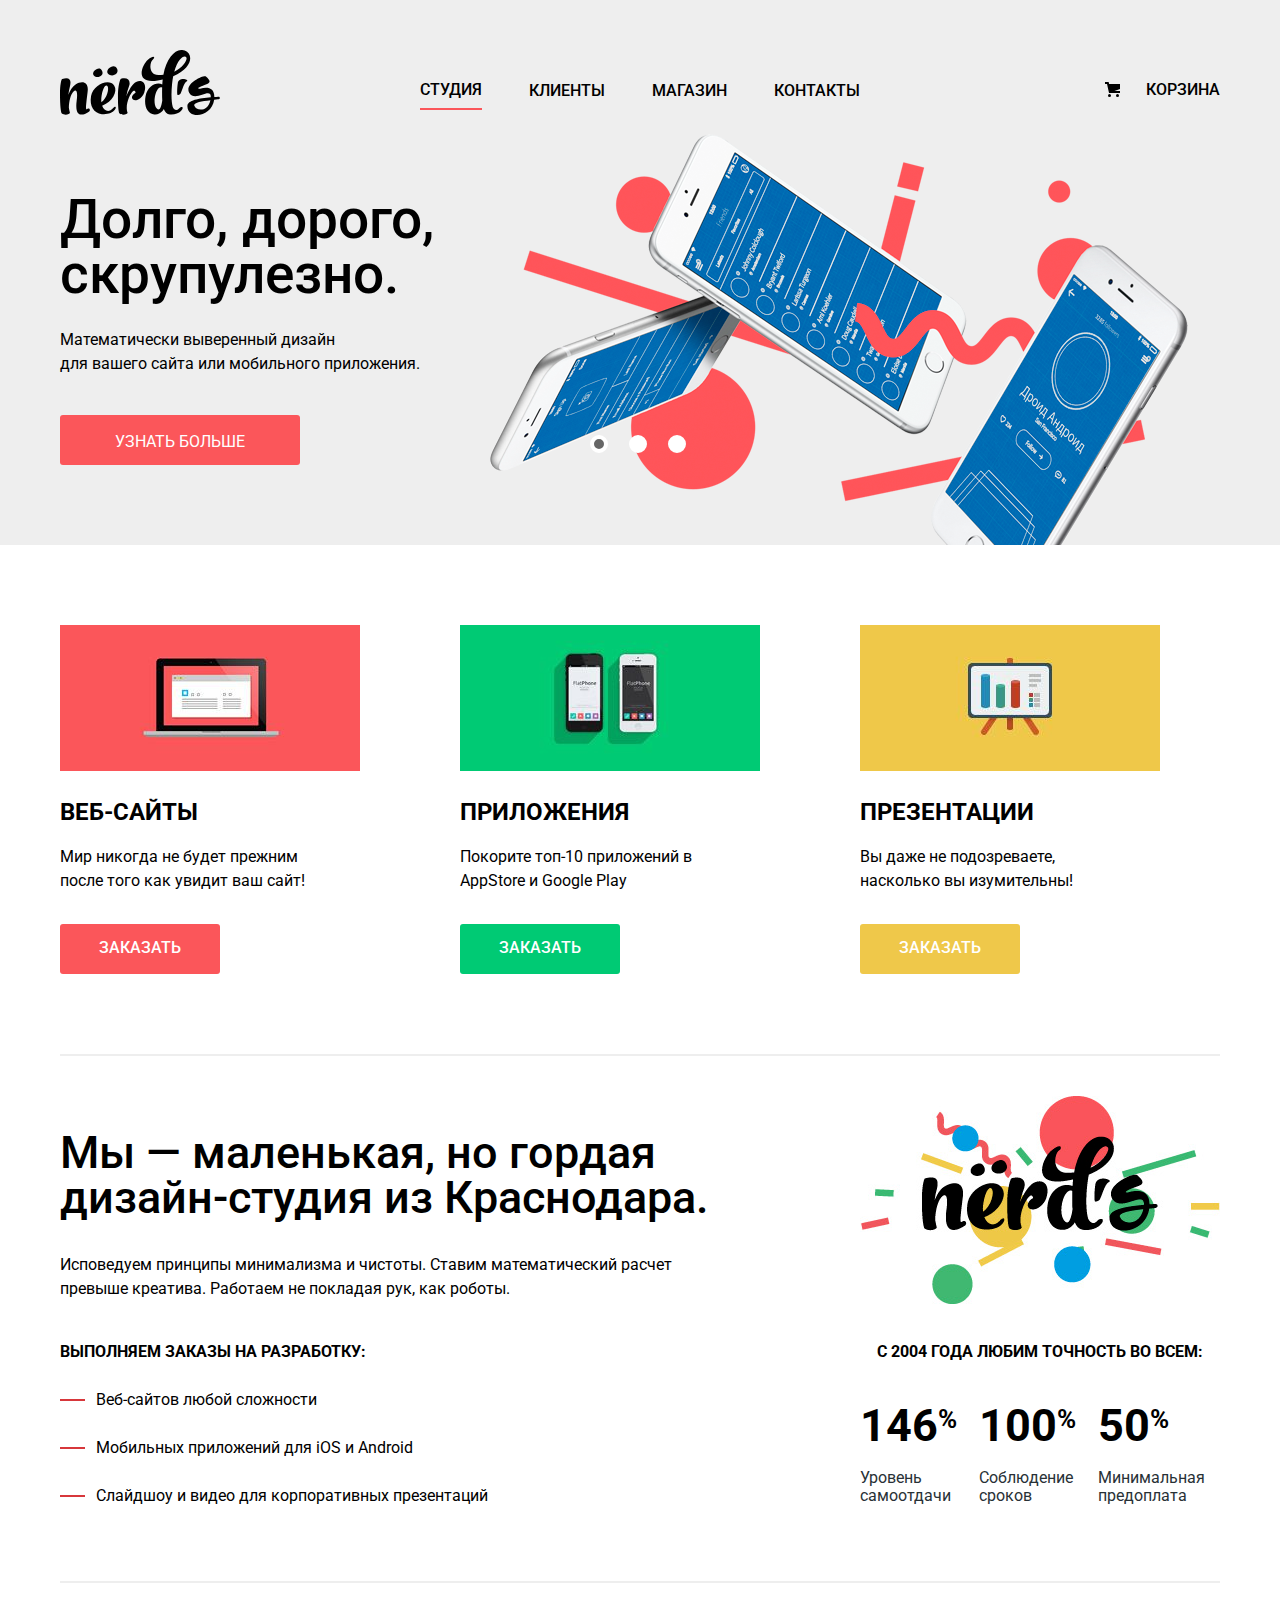
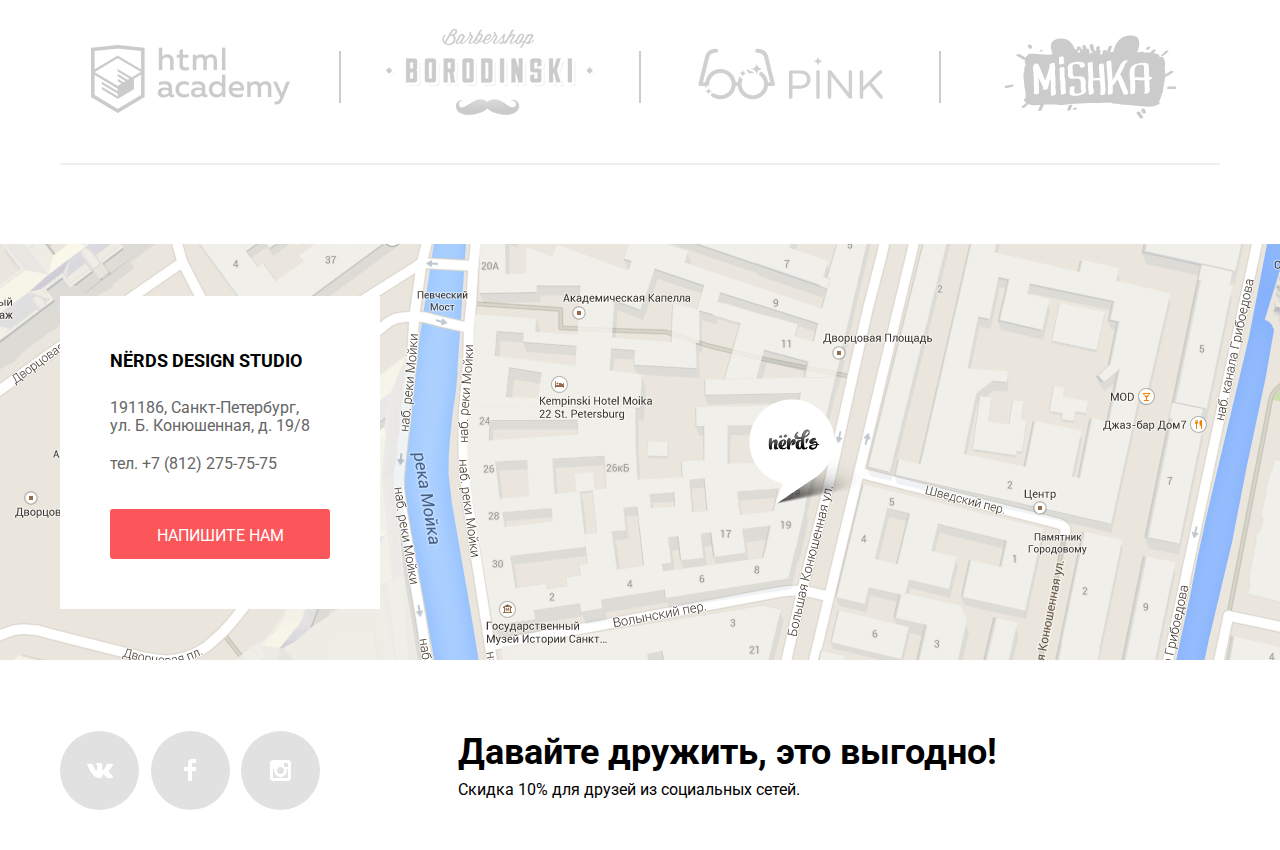
<file: index.html>
<!DOCTYPE html>
<html lang="ru">
	<head>
		<meta charset="utf-8">
		<title>Дизайн-студия Нёрдс</title>
		<link href="https://fonts.googleapis.com/css?family=Roboto:400,500,700&display=swap&subset=cyrillic" 
		rel="stylesheet">		
		<link href="css/normalize.css" rel="stylesheet"> 
		<link href="css/style.min.css" rel="stylesheet">		
	</head>
	<body>
		<header class="main-header">
			<div class="wrapper">
				<nav class="main-navigation">
					<a class="logo" href="Index.html">
						<img src="img/nerds-logo.svg" width="160" height="65" alt="Логотип дизайн-студии Нёрдс">
					</a>
					<ul class="site-navigation">
						<li><a class="link-active" href="Index.html">Студия</a></li>
						<li><a href="#">Клиенты</a></li>
						<li><a href="catalog.html">Магазин</a></li>
						<li><a href="#">Контакты</a></li>
					</ul>
					<ul class="user-navigation">
						<li>
							<a  class="basket-link" href="#">Корзина</a>
						</li>
					</ul>
				</nav>
			</div>
		</header>
		
		<main>
			<section class="slider">
				<div class="wrapper">
				<h2 class="visually-hidden">Слайдер</h2>		
					<ul class="slider-list">
						<li class="slider-item slider-first">
							<h3 class="slide-slogan">Долго, дорого, скрупулезно.</h3>
							<p class="slide-discription">
								Математически выверенный дизайн<br />
								для вашего сайта или мобильного приложения.
							</p>						
							<a class="button" href="#">Узнать больше</a>
						</li>
						<li class="slider-item slider-second">
							<h3 class="slide-slogan">Любим математику как никто другой</h3>
							<p class="slide-discription">
								Никакого креатива, только математические формулы
								для расчета идеальных пропорций.
							</p>														
							<a class="button" href="#">Узнать больше</a>
						</li>
						<li class="slider-item slider-third">
							<h3 class="slide-slogan">Только ночь, только хардкор</h3>
							<p class="slide-discription">
								Работать днем, как все? Мы против этого. Ближе к
								полуночи работа только начинается.
							</p>
							<a class="button" href="#">Узнать больше</a>
						</li>
					</ul>	
				</div>	
				<input class="visually-hidden" type="radio" id="btn-1" name="toggle" checked>
				<input class="visually-hidden" type="radio" id="btn-2" name="toggle">
				<input class="visually-hidden" type="radio" id="btn-3" name="toggle">
				<div class="slider-controls">
					<label for="btn-1"></label>
					<label for="btn-2"></label>
					<label for="btn-3"></label>
				</div>
			</section>	
		
			<h1 class="visually-hidden">Дизайн-студия Нёрдс</h1>
				<section>
					<div class="wrapper">
						<h2 class="visually-hidden">Что мы можем</h2>			
						<ul class="features">
<!--							<li class="web-feature">   -->
							<li class="features-item">
								<img src="img/web.jpg"  width="300" height="146" alt="Веб-сайт">
								<p class="main-features">Веб-сайты</p>
								<p class="main-descr">Мир никогда не будет прежним после того как увидит ваш сайт!</p>								
								<div>
									<a class="button button-red" href="catalog.html">Заказать</a>
								</div>
							</li>
<!--							<li class="mobile-feature">   -->
							<li class="features-item">
								<img src="img/mobile.jpg" width="300" height="146" alt="Приложения">
								<p class="main-features">Приложения</p>
								<p class="main-descr">Покорите топ-10 приложений в AppStore и Google Play</p>
								<div>
									<a class="button button-green" href="#">Заказать</a>
								</div>
							</li>
<!--							<li class="presentation-feature">  -->
							<li class="features-item">
								<img src="img/presentations.jpg" width="300" height="146" alt="Презентации">
								<p class="main-features">Презентации</p>
								<p class="main-descr">Вы даже не подозреваете, насколько вы изумительны!</p>
								<div>
									<a class="button button-yellow" href="#">Заказать</a>
								</div>
							</li>							
						</ul>
						<div class="divide">
						</div>
					</div>	
				</section>
			
				<section>
					<h2 class="visually-hidden">О нас</h2>
					<div class="wrapper">
					<div class="about-us">
						<div class="us">
							<p class="us-slogan">
								Мы — маленькая, но гордая дизайн-студия из Краснодара.
							</p>
							<p class="us-subtitle">
								Исповедуем принципы минимализма и чистоты. Ставим математический расчет превыше креатива. Работаем не покладая рук, как роботы.
							</p>
							<p class="us-title">
								Выполняем заказы на разработку:
							</p>
							<ul class="us-list">
								<li class="us-item">Веб-сайтов любой сложности</li>
								<li class="us-item">
									Мобильных приложений для iOS и Android
								</li>
								<li class="us-item">
									Слайдшоу и видео для корпоративных презентаций
								</li>
							</ul>
						</div>
						<div class="accuracy">
							<img class="accuracy-logo" src="img/nerds-illustration.png" 
								width="360" height="208" alt="Нердс" />					
							<p class="accuracy-title">
								C 2004 года любим точность во всем:
							</p>
							<ul class="accuracy-list">
								<li class="accuracy-item">
									146<sup class="percent">%</sup>
									<span>Уровень самоотдачи</span>
								</li>
								<li class="accuracy-item">
									100<sup class="percent">%</sup>
									<span>Соблюдение сроков</span>
								</li>
								<li class="accuracy-item">
									50<sup class="percent">%</sup>
									<span>Минимальная предоплата</span>
								</li>								
							</ul>
						</div>
					</div>
					<div class="divide"></div>
					</div>
				</section>
				
				<section>
					<h2 class="visually-hidden">Наши партнеры</h2>
					<div class="wrapper">
						<div class="partners">
							<ul class="partners-list">
								<li class="partners-item">
									<a class="partner" href="https://htmlacademy.ru/intensive/htmlcss" target="_blank">
										<img src="img/logo-1.png" width="199" height="68" alt="Сайт Html Academy" />
									</a>
								</li>
								<li class="partners-item">
									<a class="partner" href="" target="_blank">
										<img src="img/logo-2.png" width="209" height="90" alt="Сайт Барбершоп Бородинский" />
									</a>
								</li>
								<li class="partners-item">
									<a class="partner" href="" target="_blank">
										<img src="img/logo-3.png" width="185" height="52" alt="Сайт Pink" />
									</a>
								</li>
								<li class="partners-item">
									<a class="partner" href="" target="_blank">
										<img src="img/logo-4.png" width="173" height="84" alt="Сайт Mishka" />
									</a>
								</li>
						  </ul>
						</div>
						<div class="divide"></div>
						<div class="pingfoo"></div>
					</div>
					
				</section>				
		</main>

		<footer class="main-footer">
			<section class="contacts">
				<h2 class="visually-hidden">Контактная информация</h2>				
				<div class=wrapper>
					<div class="contacts-information">
						<h3>Nёrds design studio</h3>
						<p>191186, Санкт-Петербург,<br> ул. Б. Конюшенная, д. 19/8</p>
						<p><a class="contacts-telephon" href="tel:+78122757575">тел. +7 (812) 275-75-75</a></p>
						<div class="contact-write">
							<a class="write button" href="form.html">Напишите нам</a>
						</div>
					</div>
				</div>
				<div class="contacts-map">
					<iframe class="contacts-iframe" src="https://www.google.com/maps/embed?pb=!1m18!1m12!1m3!1d1998.603787258683!2d30.320853351930943!3d59.93871648178728!2m3!1f0!2f0!3f0!3m2!1i1024!2i768!4f13.1!3m3!1m2!1s0x4696310fca145cc1%3A0x42b32648d8238007!2z0JHQvtC70YzRiNCw0Y8g0JrQvtC90Y7RiNC10L3QvdCw0Y8g0YPQuy4sIDE5LzgsINCh0LDQvdC60YIt0J_QtdGC0LXRgNCx0YPRgNCzLCAxOTExODY!5e0!3m2!1sru!2sru!4v1572028036945!5m2!1sru!2sru" 
						height="416">
					</iframe>
				</div>
			</section>

			<section>
				<div class=wrapper>
					<div class="social-footer"> 
						<ul class="social-list">
							<li class="social-item"><a class="social-button" href="#" aria-label="Вконтакте">
								<svg xmlns="http://www.w3.org/2000/svg" width="26" height="15" viewBox="0 0 26 15"><path fill="#FFF" d="M16.138 11.51c.956-.309 2.18 2.04 3.483 2.939.978.681 1.727.534 1.727.534l3.473-.05s1.815-.112.957-1.554c-.071-.12-.503-1.069-2.585-3.022-2.177-2.043-1.882-1.712.739-5.244 1.597-2.153 2.236-3.468 2.036-4.028-.192-.539-1.365-.399-1.365-.399L20.69.713c-.381.001-.704.119-.851.515-.003.004-.621 1.666-1.445 3.079-1.741 2.989-2.436 3.148-2.724 2.961-.661-.433-.494-1.737-.494-2.664 0-2.897.432-4.105-.846-4.417-.427-.104-.739-.172-1.828-.182-1.392-.021-2.574 0-3.244.329-.445.223-.786.712-.579.74.26.035.843.16 1.155.586.401.552.389 1.789.389 1.789s.229 3.411-.54 3.834c-.528.29-1.25-.302-2.803-3.016-.793-1.388-1.392-2.922-1.392-2.922s-.116-.285-.326-.441c-.25-.185-.6-.244-.6-.244L.848.684S.29.7.085.946c-.182.218-.015.668-.015.668s2.909 6.881 6.203 10.347c3.02 3.182 6.452 2.971 6.452 2.971h1.555s.469-.054.709-.312c.224-.24.214-.691.214-.691s-.031-2.109.935-2.419z"/></svg>
							</a></li>
							<li class="social-item"><a  class="social-button" href="#" aria-label="Фейсбук">
								<svg xmlns="http://www.w3.org/2000/svg" width="12" height="22" viewBox="0 0 12 22"><path fill="#FFF" d="M12 4V0H8a4 4 0 0 0-4 4v4H0v4h4v10h4V12h4V8H8V4h4z"/></svg>
							</a></li>
							<li class="social-item"><a class="social-button" href="#" aria-label="Инстаграмм">
								<svg xmlns="http://www.w3.org/2000/svg" width="21" height="21" viewBox="0 0 21 21"><path fill="#FFF" d="M18 0H3C1.35 0 0 1.35 0 3v15c0 1.65 1.35 3 3 3h15c1.65 0 3-1.35 3-3V3c0-1.65-1.35-3-3-3zm-7.5 7c1.93 0 3.5 1.57 3.5 3.5S12.43 14 10.5 14 7 12.43 7 10.5 8.57 7 10.5 7zM18 18H3V9h1.181A6.504 6.504 0 0 0 4 10.5a6.5 6.5 0 1 0 13 0 6.45 6.45 0 0 0-.181-1.5H18v9zm0-11h-4V3h4v4z"/></svg>
							</a></li>
						</ul>
						<p>Давайте дружить, это выгодно!
						<span>Скидка 10% для друзей из социальных сетей.</span></p>
					</div>
				</div>	
			</section>
		</footer>
	
		<section class="write-us write-none">
			<h2>Напишите нам</h2>
				<form class="popup-form" action="https://echo.htmlacademy.ru/" method="post">
					<div class="form-content">
						<label class="form-label" for="login">
							Ваше имя:
							<input class="form-input" type="text" name="login" id="login" placeholder="Имя Фамилия" />
						</label>
						<label class="form-label" for="email">
							Ваш e-mail:
							<input class="form-input" type="email" name="email" id="email" placeholder="email@example.com" />
						</label>
					</div>
					<label class="form-label" for="text-area">Текст письма:</label>
					<textarea class="form-textarea" id="text-area" name="text-area" placeholder="В свободной форме"></textarea>
					<button class="button form-submit" type="submit">
						Отправить
					</button>
				</form>
				
				<button class="button-close" type="button" aria-label="Закрыть">
					<svg xmlns="http://www.w3.org/2000/svg" width="21" height="21" viewBox="0 0 21 21">
						<path fill="#FB565A"
						d="M13.328 10.5l7.371-7.371a1.003 1.003 0 0 0 0-1.414L19.285.3a1.003 1.003 0 0 0-1.414 0L10.5 7.672 3.129.301a1.003 1.003 0 0 0-1.414 0L.301 1.715a1.003 1.003 0 0 0 0 1.414L7.672 10.5.301 17.871a1.003 1.003 0 0 0 0 1.414l1.415 1.414a1.003 1.003 0 0 0 1.414 0l7.371-7.371 7.371 7.371a1.003 1.003 0 0 0 1.414 0l1.414-1.414a1.003 1.003 0 0 0 0-1.414L13.328 10.5z" />
					</svg>
				</button>
		</section>
	<script src="js/script.min.js"></script>
	</body>
</html>
</file>
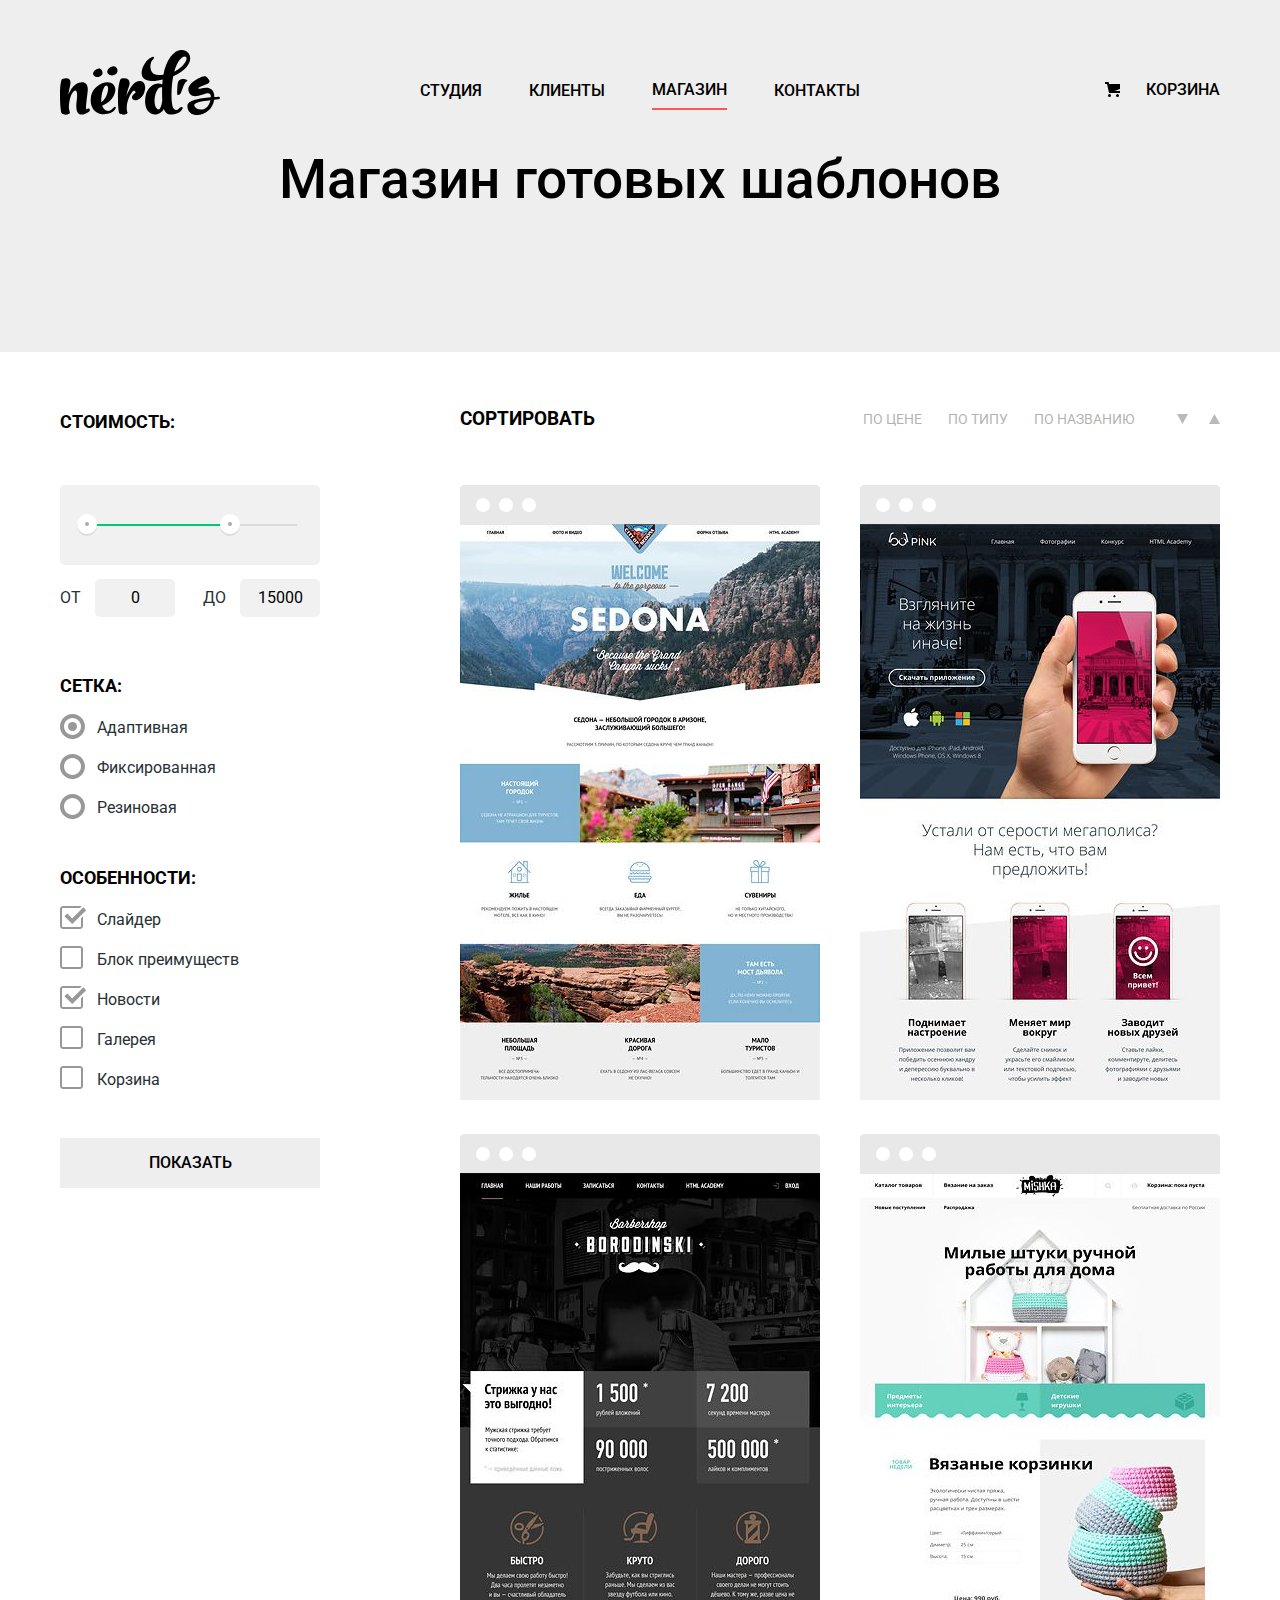
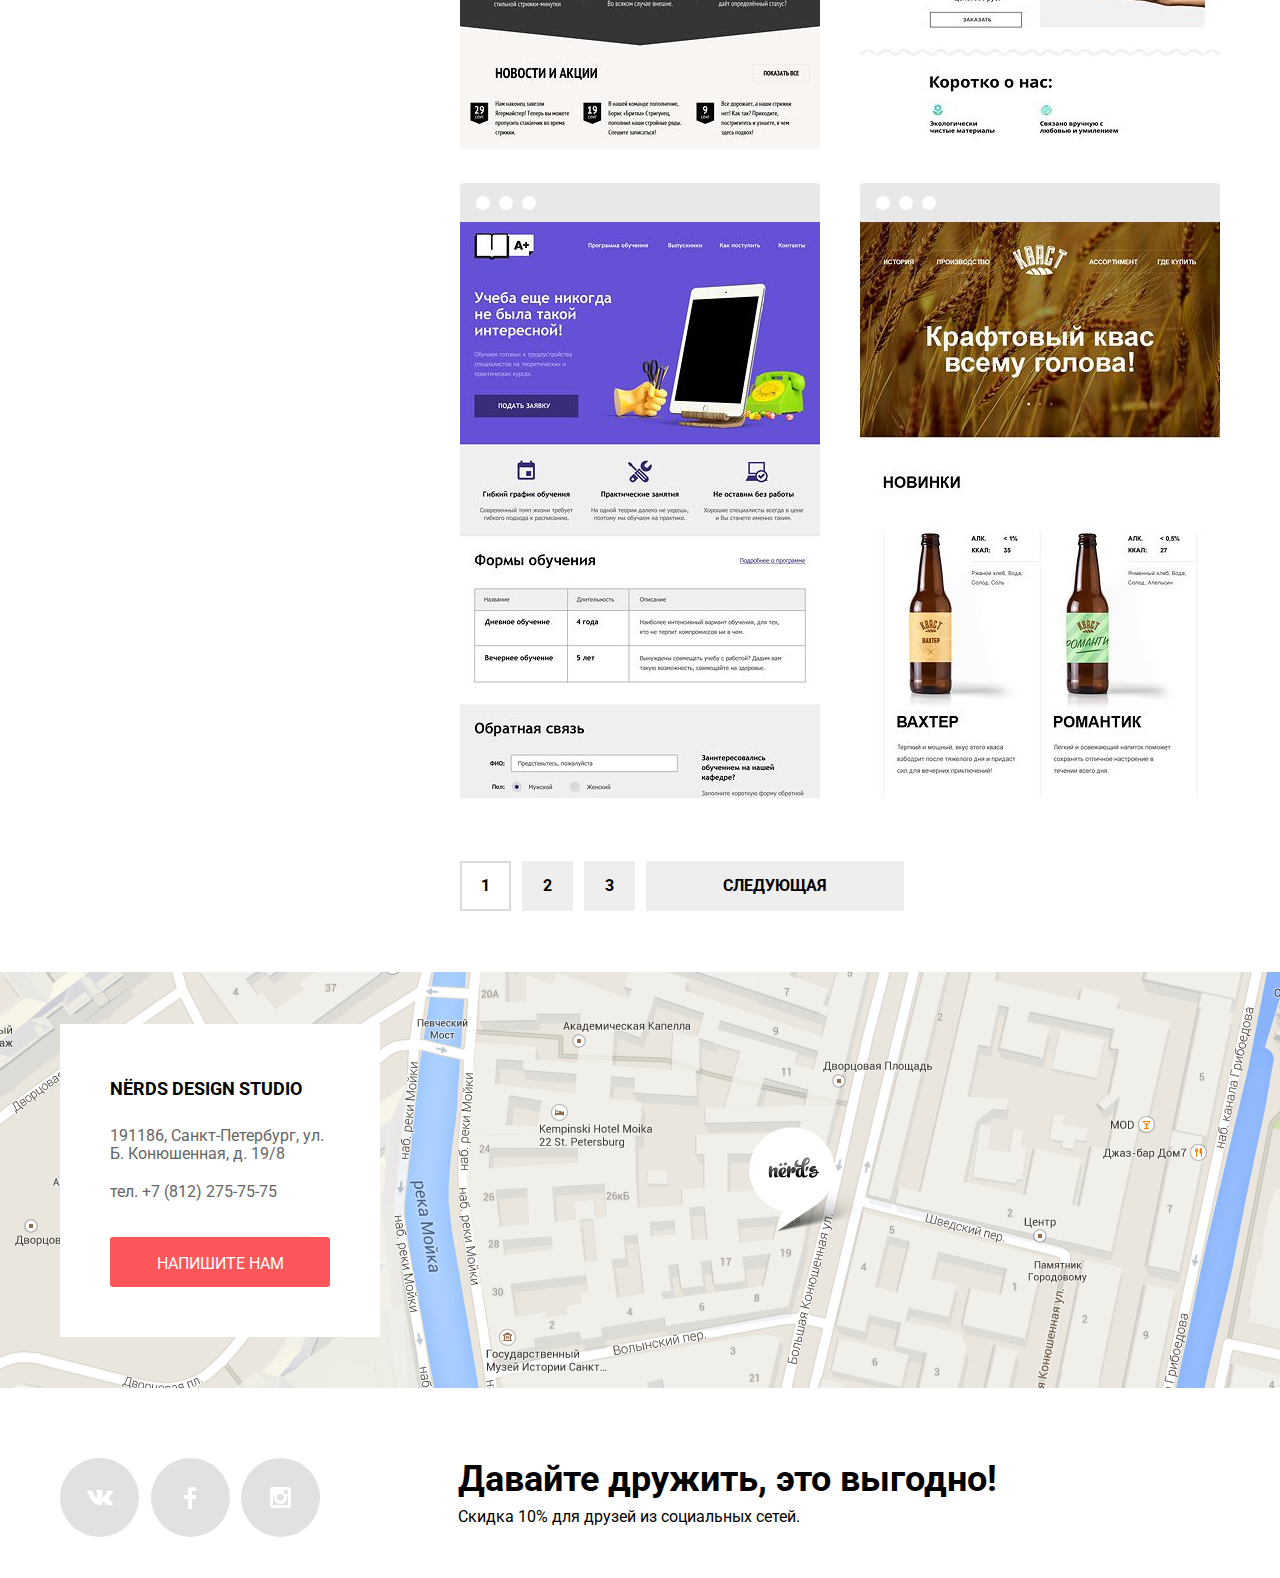
<file: catalog.html>
<!DOCTYPE html>
<html lang="ru">
	<head>
		<meta charset="utf-8">
		<title>Магазин дизайн-студии Нёрдс</title>
		<link href="https://fonts.googleapis.com/css?family=Roboto:400,500,700&display=swap&subset=cyrillic" 
		rel="stylesheet">		
		<link href="css/normalize.css" rel="stylesheet">
		<link href="css/style.min.css" rel="stylesheet"> 		
	</head>
	<body>
		<header class="main-header">
			<div class="wrapper">
				<nav class="main-navigation">
					<a class="logo" href="Index.html">
						<img src="img/nerds-logo.svg" width="160" height="65" alt="Логотип дизайн-студии Нёрдс">
					</a>
					<ul class="site-navigation">
						<li><a href="Index.html">Студия</a></li>
						<li><a href="#">Клиенты</a></li>
						<li><a class="link-active" href="catalog.html">Магазин</a></li>
						<li><a href="#">Контакты</a></li>
					</ul>
					<ul class="user-navigation">
						<li>
							<a class="basket-link" href="#">Корзина</a>
						</li>
					</ul>
				</nav>
				<h1 class="catalog-titul">Магазин готовых шаблонов</h1>
			</div>
		</header>
		
		<main class="catalog-page">
			<div class=wrapper>
				<div class="page-wrapper">
					<section class="filters">
						<h2 class="visually-hidden">Фильтр по шаблонам</h2>
							<form action="https://echo.htmlacademy.ru" method="GET">								
								<fieldset class="price">
									<legend>Стоимость:</legend>
									<div class="box-filter">
										<div class="box">
											<div class="line1"></div>
											<div class="line2"></div>
											<div class="round-min"></div>
											<div class="round-max"></div>											
										</div>
										
										<div class="range-price">
											<label class="range-min">от <input name="range-min" type="text" value="0" /></label>
											<label class="range-max">до <input name="range-max" type="text" value="15000" /></label>
										</div>
									</div>
								</fieldset>
							
								<fieldset class="grid">
									<legend>Сетка:</legend>
									<div class="grid-item">
										<input class="radio-input visually-hidden" id="adaptive" type="radio" value="adaptive" name="grid" checked>
										<label class="radio-label" for="adaptive">Адаптивная</label>
									</div>
									<div class="grid-item">
										<input class="radio-input visually-hidden" id="fixed" type="radio" value="fixed" name="grid">
										<label class="radio-label" for="fixed">Фиксированная</label>
									</div>
									<div class="grid-item">
										<input class="radio-input visually-hidden" id="rubber" type="radio" value="rubber" name="grid">
										<label class="radio-label" for="rubber">Резиновая</label>
									</div>
								</fieldset>

								<fieldset class="grid">
									<legend>Особенности:</legend>
									<div class="grid-item">
										<input class="checkbox-input visually-hidden" id="slider" type="checkbox" value="slider" name="propeties" checked>
										<label class="checkbox-label" for="slider">Слайдер</label>
									</div>
									<div class="grid-item">
										<input class="checkbox-input visually-hidden" id="advantages" type="checkbox" value="advantages" name="propeties">
										<label class="checkbox-label" for="advantages">Блок преимуществ</label>
									</div>
									<div class="grid-item">
										<input class="checkbox-input visually-hidden" id="news" type="checkbox" value="news" name="propeties" checked>
										<label class="checkbox-label" for="news">Новости</label>
									</div>
									<div class="grid-item">
										<input class="checkbox-input visually-hidden" id="gallery" type="checkbox" value="gallery" name="propeties">
										<label class="checkbox-label" for="gallery">Галерея</label>
									</div>
									<div class="grid-item">
										<input class="checkbox-input visually-hidden" id="basket" type="checkbox" value="basket" name="propeties">
										<label class="checkbox-label" for="basket">Корзина</label>
									</div>
								</fieldset>
								<button class="filters-button" type="submit">Показать</button>
							</form>
					</section>					
					<section class="list-templates">
						<h2 class="visually-hidden">Список шаблонов</h2>
						<div class="sorting-templates">
							<h3 class="sorting-group">Сортировать</h3>
							<ul class="sorting-list">
								<li class="sorting-item"><a href="">по цене</a></li>
								<li class="sorting-item"><a href="">по типу</a></li>
								<li class="sorting-item"><a href="">по названию</a></li>
								<li class="sorting-item">
									<a href="#" aria-label="Больше">
										<svg xmlns="http://www.w3.org/2000/svg" width="11" height="10" viewBox="0 0 11 10"><path fill="#231F20" d="M5.5 10L0 0h11"/></svg>
									</a>
									<a href="#" aria-label="Меньше">
										<svg version="1.1" id="Layer_1" xmlns="http://www.w3.org/2000/svg" xmlns:xlink="http://www.w3.org/1999/xlink" x="0px" y="0px" width="11px" height="10px" viewBox="0 0 11 10" enable-background="new 0 0 11 10" xml:space="preserve">
										<polygon fill="#231F20" points="5.5,0 0,10 11,10 "/></svg>
									</a>
								</li>
							</ul>
						</div>					
						<ul class="templates-list">
							<li class="templates-item" tabindex="0">
									<h3 class="visually-hidden">Шаблон Sedona</h3>
									<img class="templates-image" src="img/sedona.jpg" width="360" height="576" alt="Шаблон Sedona">
									<div class="item-price" tabindex="0">
										<a class="item-title" href="#">Sedona</a>
										<p class="item-text">Информационный сайт для туристов</p>
										<div class="price-button">
											<a class="button" href="#">9 900 руб.</a>
										</div>
									</div>
							</li>
							<li class="templates-item" tabindex="0">								
									<h3 class="visually-hidden">Шаблон Pink</h3>
									<img src="img/pink.jpg" width="360" height="576" alt="Шаблон Pink">
									<div class="item-price">
										<a class="item-title" href="#">Pink App</a>
										<p class="item-text">
											Продуктовый лендинг приложения для iOS и Android
										</p>
										<div class="price-button">
											<a class="button" href="#">9 900 руб.</a>	
										</div>
									</div>
							</li>
							<li class="templates-item" tabindex="0">
								<article>
									<h3 class="visually-hidden">Шаблон Barbershop "Borodinski"</h3>
									<img src="img/barbershop.jpg" width="360" height="576" alt="Шаблон Barbershop Borodinski">
									<div class="item-price">
										<a class="item-title" href="#">Barbershop</a>
										<p class="item-text">Сайт салона красоты. Для мужчин, да.</p>
										<div class="price-button">
											<a class="button" href="#">9 900 руб.</a>
										</div>
									</div>		
								</article>
							</li>
							<li class="templates-item" tabindex="0">
								<article>
									<h3 class="visually-hidden">Шаблон Mishka</h3>
									<img src="img/mishka.jpg" width="360" height="576" alt="Шаблон Mishka">
									<div class="item-price">
										<a class="item-title" href="#">MISHKA</a>
										<p class="item-text">Интернет-магазин вязаных игрушек</p>
										<div class="price-button">
											<a class="button" href="#">9 900 руб.</a>
										</div>
									</div>	
								</article>
							</li>
							<li class="templates-item" tabindex="0">
								<article>
									<h3 class="visually-hidden">Шаблон А+</h3>
									<img src="img/aplus.jpg" width="360" height="576" alt="Шаблон А+">
									<div class="item-price">
										<a class="item-title" href="#">A Plus</a>
										<p class="item-text">Лендинг курсов повышения квалификации</p>
										<div class="price-button">
											<a class="button" href="#">9 900 руб.</a>
										</div>
									</div>
								</article>
							</li>
							<li class="templates-item" tabindex="0">
								<article>
									<h3 class="visually-hidden">Шаблон Кваст</h3>
									<img src="img/kvast.jpg" width="360" height="576" alt="Шаблон Кваст">
									<div class="item-price">
										<a class="item-title" href="#">КВАСТ</a>
										<p class="item-text">Промо-сайт производителя крафтового кваса</p>
										<div class="price-button">
											<a class="button" href="#">9 900 руб.</a>
										</div>
									</div>	
								</article>
							</li>
						</ul>						
						<h3 class="visually-hidden">Пагинация</h3>
						<ul class="pagination-list">
							<li class="pagination-item active"><a href="#">1</a></li>
							<li class="pagination-item"><a href="#">2</a></li>
							<li class="pagination-item"><a href="#">3</a></li>
							<li class="pagination-item next"><a href="#">следующая</a></li>
						</ul>
					</section>
				</div>
			</div>
		</main>		
		<footer class="main-footer">
			<section class="contacts">
				<h2 class="visually-hidden">Контактная информация</h2>				
				<div class=wrapper>
					<div class="contacts-information">
						<h3>Nёrds design studio</h3>
						<p>191186, Санкт-Петербург, ул. Б. Конюшенная, д. 19/8</p>
						<p><a class="contacts-telephon" href="tel:+78122757575">тел. +7 (812) 275-75-75</a></p>
						<div class="contact-write">
							<a class="write button" href="form.html">Напишите нам</a>
						</div>
					</div>
				</div>
				<div class="contacts-map">
					<iframe class="contacts-iframe" src="https://www.google.com/maps/embed?pb=!1m18!1m12!1m3!1d1998.603787258683!2d30.320853351930943!3d59.93871648178728!2m3!1f0!2f0!3f0!3m2!1i1024!2i768!4f13.1!3m3!1m2!1s0x4696310fca145cc1%3A0x42b32648d8238007!2z0JHQvtC70YzRiNCw0Y8g0JrQvtC90Y7RiNC10L3QvdCw0Y8g0YPQuy4sIDE5LzgsINCh0LDQvdC60YIt0J_QtdGC0LXRgNCx0YPRgNCzLCAxOTExODY!5e0!3m2!1sru!2sru!4v1572028036945!5m2!1sru!2sru" 
						height="416">
					</iframe>				
				</div>
			</section>
			<section>
				<div class=wrapper>
					<div class="social-footer"> 
						<ul class="social-list">
							<li class="social-item"><a class="social-button" href="#" aria-label="Вконтакте">
								<svg xmlns="http://www.w3.org/2000/svg" width="26" height="15" viewBox="0 0 26 15"><path fill="#FFF" d="M16.138 11.51c.956-.309 2.18 2.04 3.483 2.939.978.681 1.727.534 1.727.534l3.473-.05s1.815-.112.957-1.554c-.071-.12-.503-1.069-2.585-3.022-2.177-2.043-1.882-1.712.739-5.244 1.597-2.153 2.236-3.468 2.036-4.028-.192-.539-1.365-.399-1.365-.399L20.69.713c-.381.001-.704.119-.851.515-.003.004-.621 1.666-1.445 3.079-1.741 2.989-2.436 3.148-2.724 2.961-.661-.433-.494-1.737-.494-2.664 0-2.897.432-4.105-.846-4.417-.427-.104-.739-.172-1.828-.182-1.392-.021-2.574 0-3.244.329-.445.223-.786.712-.579.74.26.035.843.16 1.155.586.401.552.389 1.789.389 1.789s.229 3.411-.54 3.834c-.528.29-1.25-.302-2.803-3.016-.793-1.388-1.392-2.922-1.392-2.922s-.116-.285-.326-.441c-.25-.185-.6-.244-.6-.244L.848.684S.29.7.085.946c-.182.218-.015.668-.015.668s2.909 6.881 6.203 10.347c3.02 3.182 6.452 2.971 6.452 2.971h1.555s.469-.054.709-.312c.224-.24.214-.691.214-.691s-.031-2.109.935-2.419z"/></svg>
							</a></li>
							<li class="social-item"><a  class="social-button" href="#" aria-label="Фейсбук">
								<svg xmlns="http://www.w3.org/2000/svg" width="12" height="22" viewBox="0 0 12 22"><path fill="#FFF" d="M12 4V0H8a4 4 0 0 0-4 4v4H0v4h4v10h4V12h4V8H8V4h4z"/></svg>
							</a></li>
							<li class="social-item"><a class="social-button" href="#" aria-label="Инстаграмм">
								<svg xmlns="http://www.w3.org/2000/svg" width="21" height="21" viewBox="0 0 21 21"><path fill="#FFF" d="M18 0H3C1.35 0 0 1.35 0 3v15c0 1.65 1.35 3 3 3h15c1.65 0 3-1.35 3-3V3c0-1.65-1.35-3-3-3zm-7.5 7c1.93 0 3.5 1.57 3.5 3.5S12.43 14 10.5 14 7 12.43 7 10.5 8.57 7 10.5 7zM18 18H3V9h1.181A6.504 6.504 0 0 0 4 10.5a6.5 6.5 0 1 0 13 0 6.45 6.45 0 0 0-.181-1.5H18v9zm0-11h-4V3h4v4z"/></svg>
							</a></li>
						</ul>
						<p>Давайте дружить, это выгодно!
						<span>Скидка 10% для друзей из социальных сетей.</span></p>
					</div>
				</div>
			</section>
		</footer>
		<section class="write-us write-none">
			<h2>Напишите нам</h2>
				<form class="popup-form" action="https://echo.htmlacademy.ru/" method="post">
					<div class="form-content">
						<label class="form-label" for="login">
							Ваше имя:
							<input class="form-input" type="text" name="login" id="login" placeholder="Имя Фамилия" />
						</label>
						<label class="form-label" for="email">
							Ваш e-mail:
							<input class="form-input" type="email" name="email" id="email" placeholder="email@example.com" />
						</label>
					</div>
					<label class="form-label" for="text-area">Текст письма:</label>
					<textarea class="form-textarea" id="text-area" name="text-area" placeholder="В свободной форме"></textarea>
					<button class="button form-submit" type="submit">
						Отправить
					</button>
				</form>
				
				<button class="button-close" type="button" aria-label="Закрыть">
					<svg xmlns="http://www.w3.org/2000/svg" width="21" height="21" viewBox="0 0 21 21">
						<path fill="#FB565A"
						d="M13.328 10.5l7.371-7.371a1.003 1.003 0 0 0 0-1.414L19.285.3a1.003 1.003 0 0 0-1.414 0L10.5 7.672 3.129.301a1.003 1.003 0 0 0-1.414 0L.301 1.715a1.003 1.003 0 0 0 0 1.414L7.672 10.5.301 17.871a1.003 1.003 0 0 0 0 1.414l1.415 1.414a1.003 1.003 0 0 0 1.414 0l7.371-7.371 7.371 7.371a1.003 1.003 0 0 0 1.414 0l1.414-1.414a1.003 1.003 0 0 0 0-1.414L13.328 10.5z" />
					</svg>
				</button>
		</section>
		<script src="js/script.min.js"></script>
		
	</body>
</html>
</file>
<file: css/style.min.css>
html{box-sizing:border-box}*,::before,::after{box-sizing:inherit}body{min-width:1200px;width:100%;margin:0;padding:0;font-family:"Roboto","Arial",sans-serif;font-size:16px;line-height:24px;font-weight:400;color:#000;background-color:#fff}a{text-decoration:none}.main-header{background-color:#eee;border:1px solid transparent}.wrapper{width:1200px;height:100%;padding:0 20px;margin:0 auto;overflow:visible}.main-navigation{font-size:16px;line-height:30px;font-weight:500;color:#000;background-color:#fff}.site-navigation,.user-navigation{text-transform:uppercase;list-style:none}.site-navigation a,.user-navigation a{display:block;padding-bottom:3px;color:#000}.site-navigation a:hover,.user-navigation a:hover{color:#fb565a}.site-navigation a:active,.user-navigation a:active{color:rgba(0,0,0,0.3)}.features{display:flex;flex-direction:row;flex-wrap:wrap;justify-content:flex-start;margin:0 0 60px;padding:0;font-weight:400;padding:0;list-style:none}.main-descr{font-size:16px;font-weight:400;line-height:24px;margin:0 50px 0 0}.button{display:block;width:160px;height:50px;margin:31px 0 0;padding:15px 30px;text-transform:uppercase;text-align:center;vertical-align:middle;border:none;border-radius:3px;cursor:pointer}.main-features{font-size:24px;font-weight:700;line-height:30px;text-transform:uppercase;color:#000;margin:22px 50px 18px 0}.features-item{font-size:16px;font-weight:500;line-height:18px;width:300px;min-height:347px;margin-bottom:20px}.features-item:not(:nth-child(3n)){margin-right:100px}.divide{width:100%;height:2px;margin:0;background-color:#eee}.pingfoo{padding-bottom:79px}.slider a,.contact-write a,.price-button a{color:#fff;background-color:#fb565a}.button-red{color:#fff;background-color:#fb565a}.button-red:hover{background-color:#e74246}.button-red:active{background-color:#d7373b;box-shadow:inset 0 3px 0 0 rgba(0,1,1,0.1)}.slider a:hover,.contact-write a:hover,.price-button a:hover{background-color:#e74246}.slider a:active,.contact-write a:active,.price-button a:active{background-color:#d7373b;box-shadow:inset 0 3px 0 0 rgba(0,1,1,0.1)}.button-green{color:#fff;background-color:#00ca74}.button-green:hover{background-color:#00bc6c}.button-green:active{background-color:#00aa62;box-shadow:inset 0 3px 0 0 rgba(0,1,1,0.1)}.button-yellow{color:#fff;background-color:#efc84a}.button-yellow:hover{background-color:#eab534}.button-yellow:active{background-color:#e5a722;box-shadow:inset 0 3px 0 0 rgba(0,1,1,0.1)}.main-footer{color:#000;background-color:#fff;margin-top:0}.contacts{position:relative;border-bottom:1px solid transparent}.contacts-map{width:100%;height:416px;background-image:url(../img/map-marker.png) ,url(../img/map.png);background-repeat:no-repeat,no-repeat;background-position:bottom 50% right 35%,center;background-size:10%,cover}.contacts-iframe{position:absolute;top:0;left:0;z-index:1;border:0;width:100%}.contacts-information{position:absolute;top:52px;z-index:2;width:320px;padding:0;padding-top:50px;padding-right:50px;padding-bottom:50px;padding-left:50px;background-color:#fff}.contacts h3{margin:0;margin-bottom:23px;font-weight:700;font-size:18px;line-height:30px;color:#000;text-transform:uppercase}.contacts p{color:#666;font-weight:400;font-size:16px;line-height:18px;margin:20px 0 0}.contacts .button{color:#fff;background-color:#fb565a;width:100%}.contacts-telephon{color:#666}.social-footer ul{list-style:none}.social-footer p{margin-top:39px;margin-left:138px;font-size:36px;font-weight:700;line-height:36px}.social-footer span{display:block;font-size:16px;font-weight:400;line-height:40px}.social-footer a {color:#fff;background-color:#e1e1e1}.social-footer a:hover{background-color:#e74246}.social-footer a:active{background-color:#d7373b;box-shadow:inset 0 3px 0 0 rgba(0,1,1,0.1)}.social-footer a:active svg{opacity:.3}.write-us{position:fixed;box-sizing:border-box;width:100%;max-width:960px;bottom:50%;left:50%;margin-left:-480px;margin-bottom:-300px;z-index:9999;padding:73px 100px;background-color:#fff;box-shadow:0 20px 40px 0 rgba(0,1,1,0.75)}.write-none{display:none}@keyframes bounce{0%{transform:translateY(-2000px)}70%{transform:translateY(30px)}90%{transform:translateY(-10px)}100%{transform:translateY(0)}}.write-show{display:block;animation-name:bounce;animation-duration:.9s}@keyframes shake{0%,100%{transform:translateX(0)}10%,30%,50%,70%,90%{transform:translateX(-10px)}20%,40%,60%,80%{transform:translateX(10px)}}.write-error{animation-name:shake;animation-duration:.6s}.write-us h2{margin:0;margin-bottom:50px;font-weight:500;font-size:45px;line-height:45px;color:#000}.write{margin:36px 0 0}.form-content{display:flex;flex-direction:row;flex-wrap:wrap;justify-content:space-between;margin-bottom:36px}.form-label,.form-input,.form-textarea{display:block;box-sizing:border-box;font:inherit}.form-label{width:100%;max-width:360px;margin-bottom:12px;font-weight:700;line-height:18px;color:#000}.form-input{box-sizing:border-box;width:100%;max-width:360px;margin-top:12px;padding:15px;font-weight:400;border:solid 2px #d7dcde}.form-textarea{width:100%;height:118px;margin-top:12px;margin-bottom:47px;padding:15px;border:solid 2px #d7dcde;resize:none}.form-submit{width:260px;color:#fff;background-color:#fb565a}.form-submit:hover,.form-submit:focus{background-color:#e74246}.form-submit:active{background-color:#d7373b}.button-close{position:absolute;top:30px;right:30px;background:transparent;border:none;cursor:pointer}.button-close svg{opacity:.3}.button-close:hover svg,.button-close:focus svg{opacity:1;outline:none;border:none}.button-close:active svg{opacity:.1;outline:none}.form-textarea:hover,.form-input:hover{border:solid 2px #b4b9bb}.form-textarea:focus,.form-input:focus{color:#000;border:solid 2px #000;outline:none}.form-textarea:invalid,.form-input:invalid{color:#e74246;background:#fff;border:solid 2px #e74246}.filters{width:260px}.filters fieldset{border:none}.filters .price{margin:0;margin-bottom:54px;padding:0;border:none}.filters .grid{margin:0;margin-bottom:27px;padding:0;border:none}.price legend,.grid legend{font-size:18px;font-weight:700;line-height:30px;text-transform:uppercase}.box-filter{width:260px}.box{position:relative;margin-bottom:14px;background-color:#f1f1f1;border-radius:5px;padding:40px 20px}.line1{position:absolute;width:220px;height:2px;top:39px;left:17px;background:#d7dcde}.line2{position:absolute;width:60%;height:2px;top:39px;left:17px;background:#00ca74;cursor:pointer}.round-min{position:absolute;width:20px;height:23px;top:29px;left:17px;background-image:url(../img/filter-button.svg);background-repeat:no-repeat;background-position:0 0}.round-max{position:absolute;width:20px;height:23px;top:29px;right:80px;background-image:url(../img/filter-button.svg);background-repeat:no-repeat;background-position:0 0}.range-price{font-size:0}.range-price label{display:inline-block;vertical-align:middle;width:50%;text-transform:uppercase}.range-price input{width:80px;margin-left:10px;padding:10px 16px;font-size:16px;text-align:center;background:#f1f1f1;border:none;border-radius:5px}.range-max{text-align:right}.price legend{font-size:18px;font-weight:700;line-height:30px;margin-top:5px;margin-bottom:48px}.filters label{font-size:16px;font-weight:400;line-height:20px;color:#283136}.filters button{margin-top:3px;font-size:16px;font-weight:500;line-height:18px;text-align:center;text-transform:uppercase;vertical-align:middle;color:#000;background-color:#eee;border:none}.grid legend{font-size:18px;font-weight:700;line-height:30px;margin-bottom:15px}.grid-item{padding-bottom:16px}.radio-label{position:relative;padding-left:37px;cursor:pointer}.radio-input + .radio-label:before{content:"";position:absolute;width:25px;height:25px;top:0;left:0;margin-top:-4px;margin-right:0;background-image:url(../img/radio-off.svg);background-repeat:no-repeat;background-position:0 0;opacity:.4}.radio-input + .radio-label:hover::before{opacity:1}.radio-input:checked + .radio-label:before{content:"";position:absolute;width:25px;height:25px;top:0;left:0;margin-top:-4px;margin-right:0;background-image:url(../img/radio-on.svg);background-repeat:no-repeat;background-position:0 0;opacity:.4}.radio-input:checked + .radio-label:hover::before{opacity:1}.radio-input:focus+.radio-label:before{opacity:1}.checkbox-label{position:relative;padding-left:37px;cursor:pointer}.checkbox-input + .checkbox-label:before{content:"";position:absolute;width:23px;height:23px;top:0;left:0;margin-top:-4px;margin-right:0;background-image:url(../img/checkbox-off.svg);background-repeat:no-repeat;background-position:0 0;opacity:.4}.checkbox-input + .checkbox-label:hover::before{opacity:1}.checkbox-input:checked + .checkbox-label:before{content:"";position:absolute;width:27px;height:23px;top:0;left:0;margin-top:-4px;margin-right:0;background-image:url(../img/checkbox-on.svg);background-repeat:no-repeat;background-position:0 0;opacity:.4}.checkbox-input:checked + .checkbox-label:hover::before{opacity:1}.checkbox-input:focus + .checkbox-label:before{opacity:1}.filters-button{width:100%;height:50px;color:#000;background-color:#eee;border:none;cursor:pointer}.list-templates ul{list-style:none}.pagination-list{display:flex;flex-direction:row;flex-wrap:wrap;padding:0;margin:0;height:50px;margin-top:30px}.pagination-item{width:50px;height:50px;margin-right:12px}.pagination-list a{color:#000;float:left;font-weight:700;padding:11px 19px;text-decoration:none;margin:0;background:#eee;border:2px solid transparent}.next a{line-height:18px;text-transform:uppercase;font-weight:700;padding:14px 75px;border:2px solid transparent}.pagination-list a:hover{background:#dfdfdf}.pagination-list a:active{color:#959595;background:#d5d5d5;box-shadow:0 5px 0 #bfbfbf inset}.active a{border:2px solid #dbdbdb;background:#fff}.visually-hidden{position:absolute;width:1px;height:1px;margin:-1px;border:0;padding:0;white-space:nowrap;clip-path:inset(100%);clip:rect(0 0 0 0);overflow:hidden}.main-navigation{display:flex;flex-direction:row;flex-wrap:wrap;justify-content:flex-start;background-color:transparent;padding-top:49px}.logo{display:block;width:160px;height:65px}a:hover img{opacity:.8}a:active img{opacity:.3}.site-navigation{display:flex;flex-direction:row;flex-wrap:wrap;justify-content:space-between;margin:0;padding:0;width:440px;margin-left:200px;padding-top:20px;align-items:center}.site-navigation .link-active{border-bottom:2px solid #fb565a}.user-navigation{margin:0;padding:0;margin-left:auto;padding-top:25px;width:115px}.user-navigation li{position:relative;text-align:right}.basket-link:before{content:"";position:absolute;width:15px;height:15px;left:0;top:7px;background-image:url(../img/cart-icon.svg);background-repeat:no-repeat;background-position:0 0}.social-footer{display:flex;flex-direction:row;flex-wrap:wrap;align-items:center;margin-top:29px;min-height:160px}.social-list{display:flex;flex-direction:row;flex-wrap:wrap;justify-content:space-between;align-items:center;width:260px;margin:0;padding:0}.social-button{display:flex;flex-direction:row;flex-wrap:wrap;align-items:center;width:79px;height:79px;justify-content:center;border:none;border-radius:50%;cursor:pointer;background:#e1e1e1}.catalog-titul{margin-top:78px 0 0 0;padding-bottom:107px;font-weight:500;font-size:55px;line-height:1;text-align:center;color:#000}.page-wrapper{display:flex;justify-content:space-between}.sorting-templates{display:flex;justify-content:space-between;flex-wrap:wrap;text-transform:uppercase;margin-bottom:53px}.sorting-group{margin:0;padding:0}.sorting-list{display:flex;justify-content:space-between;flex-wrap:wrap;margin:0;padding:0}.sorting-item a{font-weight:400;font-size:14px;line-height:18px;margin-right:26px;color:#000;opacity:.3}.sorting-item:last-child{margin-left:16px}.sorting-item:last-child a{margin:0}.sorting-item:last-child a:first-child{margin-right:18px}.sorting-item a:hover{opacity:.6}.sorting-item a:active{opacity:1}.list-templates{width:760px}.templates-list{display:flex;justify-content:space-between;flex-wrap:wrap;margin:0;padding:0;font-size:0;line-height:0}.templates-image1{display:block}.templates-item{position:relative;flex-basis:360px;margin-top:40px;margin-bottom:33px;padding:0;background-color:red}.templates-item::before{position:absolute;content:url(../img/browser.svg);top:0;left:0;margin-top:-39px;opacity:.12}.catalog-page{padding-top:55px;margin-bottom:61px}.item-price{position:absolute;bottom:0;left:0;width:100%;background:#eee;text-align:center;opacity:0;padding:35px 65px 40px}.templates-item:hover .item-price,.templates-item:focus .item-price{opacity:1}.templates-item:hover::before,.templates-item:focus::before{opacity:1}S
.item-title{font-size:18px;line-height:30px;font-weight:700;text-transform:uppercase;color:#000}.item-title:hover,.item-title:focus{color:#fb565a}.item-title:active{color:#b2b2b2;opacity:1}.item-price p{margin:0}.item-text{font-size:16px;line-height:18px;padding:25px 0;color:#666}.item-price .button{margin:auto;color:#fff;background-color:#fb565a;font-size:16px;line-height:18px;font-weight:500;padding-top:15px;border-radius:4px;border:2px solid transparent;text-transform:uppercase}.item-price .button:hover,.item-price .button:focus{background-color:#e74246}.partners{margin:0;padding:0;padding-top:45px;padding-bottom:37px}.partners-list{display:flex;flex-wrap:wrap;align-items:center;margin:0;padding:0;list-style:none}.partners-item{position:relative;width:300px;padding:0 40px}.partners-item:nth-child(1){width:281px;padding-top:11px;padding-left:31px}.partners-item:nth-child(2){padding-top:1px;padding-left:45px}.partners-item:nth-child(3){padding-left:57px}.partners-item:nth-child(4n){width:250px;padding-top:7px;padding-right:0;padding-left:63px}.partners-item:not(:nth-child(4n))::after{content:"";position:absolute;top:50%;right:0;width:2px;height:52px;margin-top:-26px;background-color:#ccc}.partner{display:block;opacity:.2}.partner:hover,.partner:focus{opacity:1}.partner:active{opacity:.1}.about-us{display:flex;justify-content:space-between;padding-top:40px;padding-bottom:49px}.us{flex-basis:655px;width:100%;padding-top:34px}.us-slogan{margin:0;margin-bottom:33px;font-weight:500;font-size:45px;line-height:45px;color:#000}.us-subtitle{margin-top:0;margin-bottom:39px}.us-title{margin:0;margin-bottom:24px;font-weight:700;color:#000;text-transform:uppercase}.us-list{margin:0;padding:0;list-style:none}.us-item{position:relative;margin-bottom:24px;padding-left:36px}.us-item::before{content:"";position:absolute;top:45%;left:0;display:block;width:25px;height:2px;background:#d7373b}.accuracy{flex-basis:360px;width:100%}.accuracy-logo{margin-bottom:29px}.accuracy-title{margin:0;margin-bottom:50px;font-weight:700;text-align:center;color:#000;text-transform:uppercase}.accuracy-list{display:flex;flex-wrap:wrap;margin:0;padding:0;list-style:none}.accuracy-item{width:105px;margin-right:14px;font-weight:700;font-size:45px;text-align:left;color:#000}.accuracy-item .percent{font-size:26px}.accuracy-item span{display:block;margin-top:31px;font-weight:400;font-size:16px;line-height:1.13;color:#283136}.slider{position:relative;margin-bottom:80px;background-color:#eee}.slider-list{margin:0;padding:0;list-style:none;display:block}.slider-item{display:none;padding:76px 0 80px;min-height:413px}.slider-first{display:block;background-image:url(../img/slide-1.png);background-repeat:no-repeat;background-position:93% 18px}.slider-second{display:none;background-image:url(../img/slide-2.png);background-repeat:no-repeat;background-position:100% 0}.slider-third{display:none;background-image:url(../img/slide-3.png);background-repeat:no-repeat;background-position:100% 20px}.slide-slogan{max-width:523px;margin:0;margin-bottom:26px;font-weight:500;font-size:55px;line-height:55px;color:#000}.slide-discription{max-width:430px;margin:0;margin-bottom:39px}.slider-item a{color:#fff;background-color:#fb565a;margin-left:0;width:240px;height:50px}.slider-controls{position:absolute;left:50%;margin-left:-50px;bottom:90px}.slider-controls label{display:inline-block;vertical-align:middle;margin-right:17px;width:18px;height:18px;border:4px solid #fff;border-radius:50%;background-color:#fff;cursor:pointer;transition:background-color .5s}#btn-1:checked ~ .slider-controls label[for="btn-1"],#btn-2:checked ~ .slider-controls label[for="btn-2"], #btn-3:checked ~ .slider-controls label[for="btn-3"]{background-color:#666}
</file>
